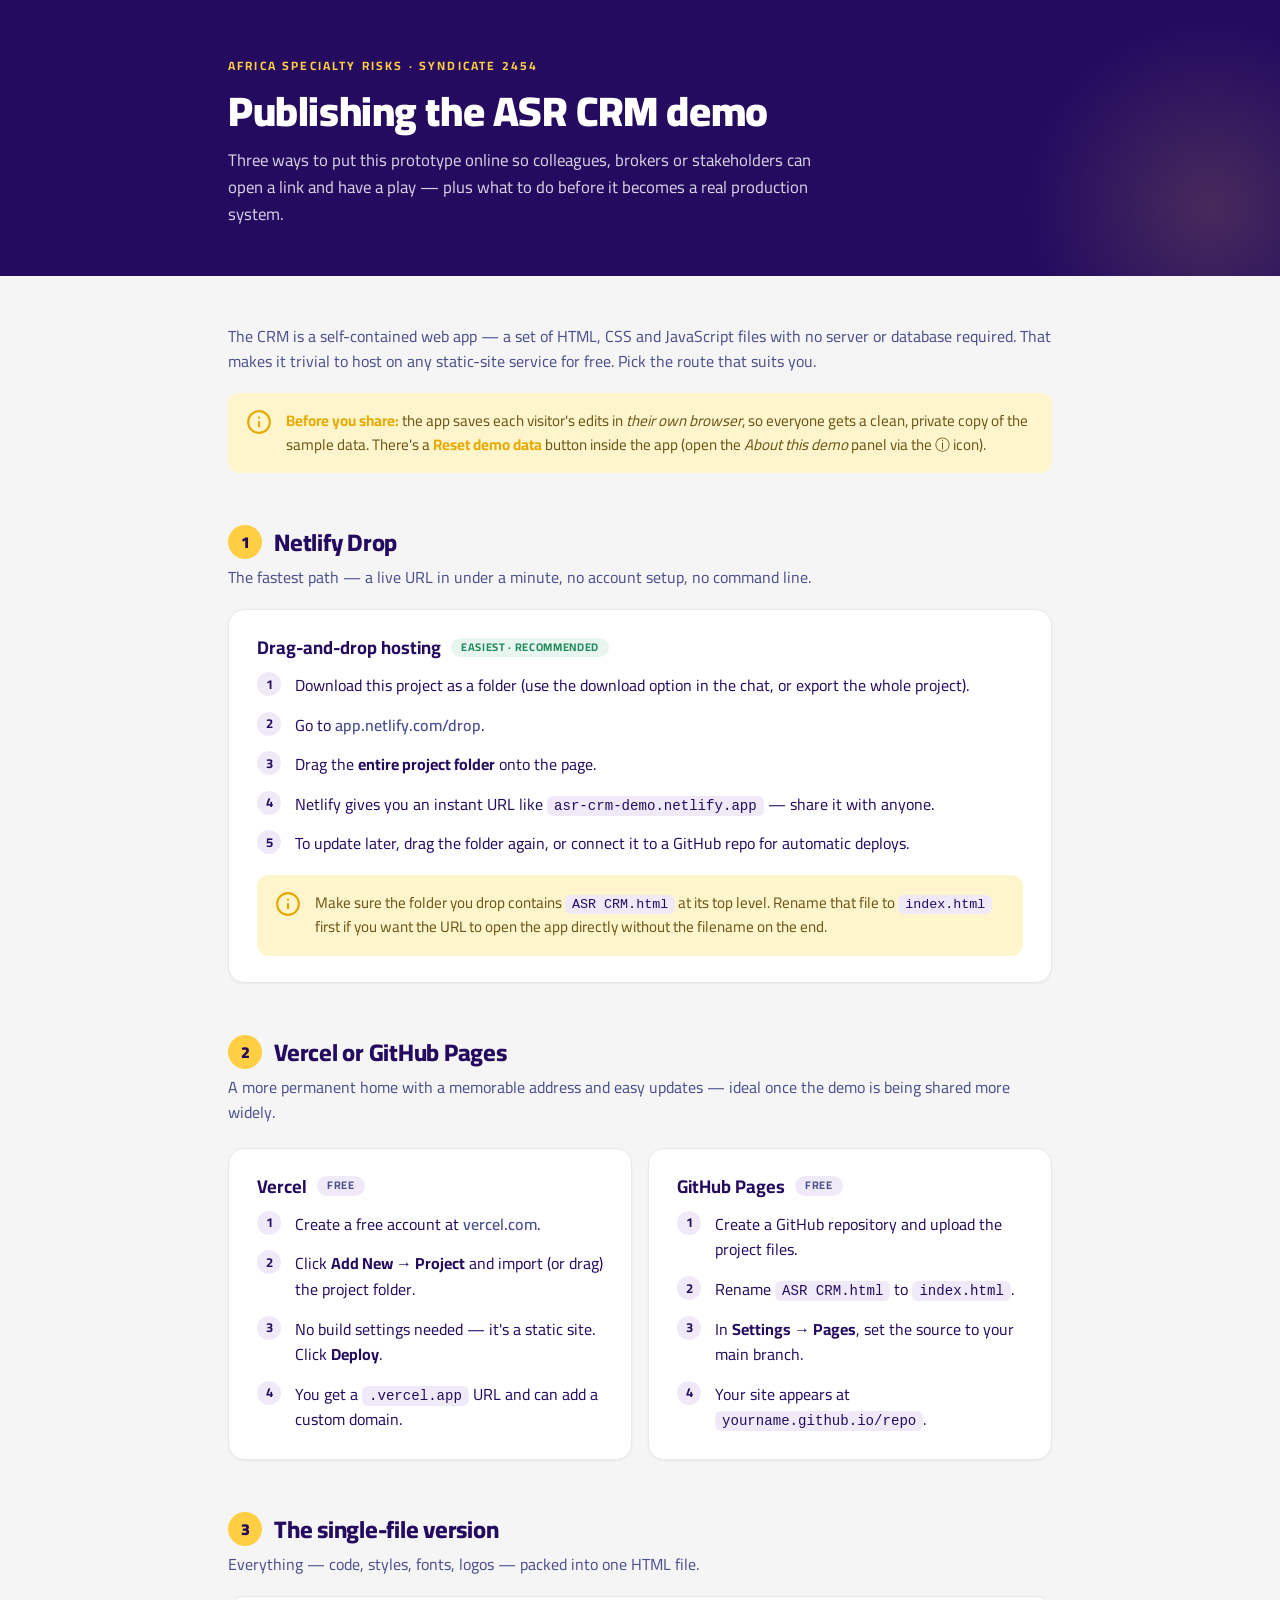
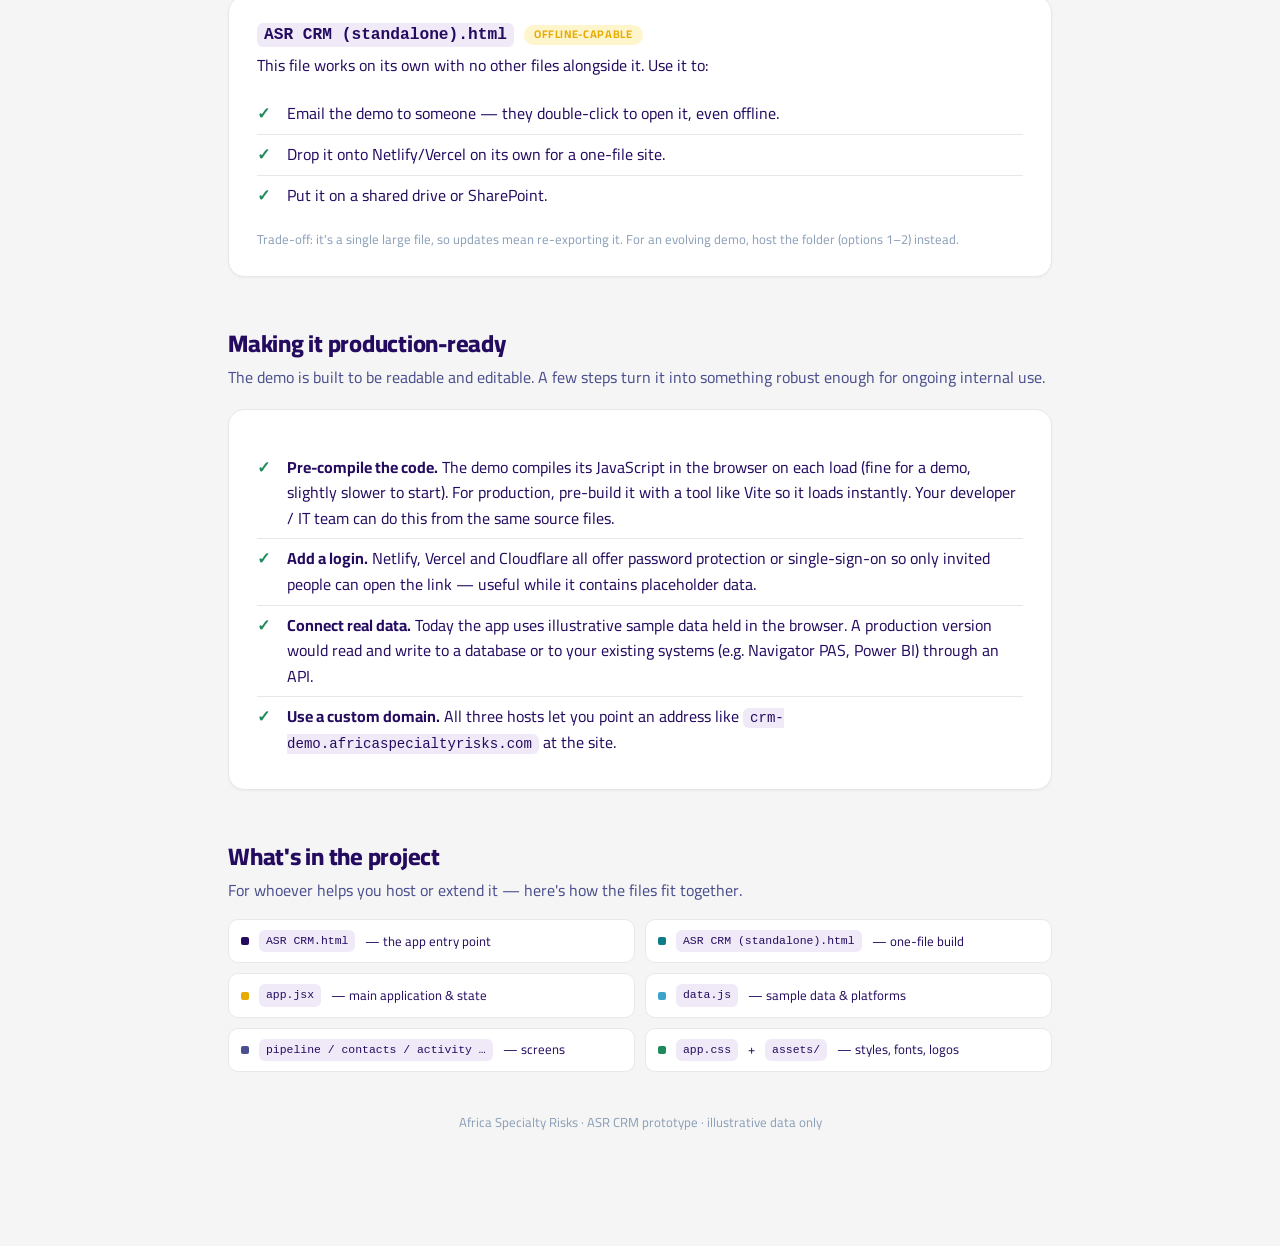
<file: Publish & Share.html>
<!DOCTYPE html>
<html lang="en">
<head>
  <meta charset="UTF-8" />
  <meta name="viewport" content="width=device-width, initial-scale=1.0" />
  <title>ASR CRM — Publish &amp; Share</title>
  <link rel="stylesheet" href="assets/colors_and_type.css" />
  <style>
    * { box-sizing: border-box; }
    html, body { margin: 0; }
    body {
      background: var(--asr-off-white, #F7F6FB);
      color: var(--fg-primary, #1a1430);
      font-family: var(--font-body, 'Barlow', sans-serif);
      line-height: 1.6;
      -webkit-font-smoothing: antialiased;
    }
    .wrap { max-width: 880px; margin: 0 auto; padding: 0 28px 100px; }

    /* hero */
    .hero { background: var(--asr-navy); color: #fff; margin-bottom: 48px; position: relative; overflow: hidden; }
    .hero::after { content: ''; position: absolute; right: -120px; bottom: -120px; width: 380px; height: 380px; background: radial-gradient(circle, rgba(255,206,66,.16), transparent 68%); }
    .hero-inner { max-width: 880px; margin: 0 auto; padding: 56px 28px 48px; position: relative; z-index: 1; }
    .eyebrow { font-size: 12px; letter-spacing: .18em; text-transform: uppercase; color: var(--asr-gold); font-weight: 700; }
    .hero h1 { font-family: var(--font-display, 'Cairo', sans-serif); color: #fff; font-weight: 900; font-size: 2.6rem; line-height: 1.1; margin: 14px 0 12px; letter-spacing: -.01em; }
    .hero p { font-size: 1.05rem; color: rgba(255,255,255,.82); max-width: 620px; margin: 0; }

    h2 { font-family: var(--font-display, 'Cairo', sans-serif); font-weight: 800; color: var(--asr-navy); font-size: 1.5rem; margin: 52px 0 6px; letter-spacing: -.01em; }
    h2 .num { display: inline-grid; place-items: center; width: 34px; height: 34px; border-radius: 50%; background: var(--asr-gold); color: var(--asr-navy); font-size: 1rem; font-weight: 900; margin-right: 12px; vertical-align: 3px; }
    .lead { color: var(--fg-secondary, #4b4564); margin: 0 0 4px; }

    .card { background: #fff; border: 1px solid var(--border-subtle, #ECE9F3); border-radius: 16px; padding: 26px 28px; box-shadow: 0 1px 2px rgba(36,11,96,.05); margin-top: 18px; }
    .card h3 { margin: 0 0 4px; color: var(--asr-navy); font-size: 1.15rem; font-weight: 700; display: flex; align-items: center; gap: 10px; }
    .pill { font-size: 11px; font-weight: 700; text-transform: uppercase; letter-spacing: .06em; padding: 3px 10px; border-radius: 999px; }
    .pill.best { background: #E8F6EF; color: #1F8A5B; }
    .pill.dev { background: var(--asr-navy-10); color: var(--asr-purple-mid); }
    .pill.alt { background: var(--asr-gold-pale); color: var(--asr-gold-dark); }

    ol.steps { margin: 14px 0 0; padding: 0; counter-reset: s; list-style: none; }
    ol.steps li { position: relative; padding: 0 0 14px 38px; }
    ol.steps li::before { counter-increment: s; content: counter(s); position: absolute; left: 0; top: -1px; width: 24px; height: 24px; border-radius: 50%; background: var(--asr-navy-10); color: var(--asr-navy); font-size: 13px; font-weight: 700; display: grid; place-items: center; }
    ol.steps li:last-child { padding-bottom: 0; }

    a { color: var(--asr-purple-mid); font-weight: 600; }
    code { font-family: var(--font-mono, 'SFMono-Regular', monospace); background: var(--asr-navy-10); color: var(--asr-navy); padding: 2px 7px; border-radius: 6px; font-size: .88em; }
    pre { background: #1c0a4d; color: #f4f0ff; padding: 16px 18px; border-radius: 12px; overflow-x: auto; font-family: var(--font-mono, monospace); font-size: 13px; line-height: 1.7; }
    pre .c { color: #b69cf0; }

    .note { display: flex; gap: 14px; background: var(--asr-gold-pale); border-radius: 12px; padding: 16px 18px; margin-top: 18px; }
    .note .ic { flex: none; width: 26px; height: 26px; }
    .note strong { color: var(--asr-gold-dark); }
    .note p { margin: 0; font-size: .95rem; color: #6b5413; }

    .files { display: grid; grid-template-columns: 1fr 1fr; gap: 10px; margin-top: 16px; }
    .file { display: flex; align-items: center; gap: 10px; font-size: 13px; background: #fff; border: 1px solid var(--border-subtle, #ECE9F3); border-radius: 10px; padding: 10px 12px; }
    .file .dot { width: 8px; height: 8px; border-radius: 2px; flex: none; }
    .muted { color: var(--fg-muted, #8a83a3); }
    .grid2 { display: grid; grid-template-columns: 1fr 1fr; gap: 16px; }
    @media (max-width: 640px) { .grid2, .files { grid-template-columns: 1fr; } .hero h1 { font-size: 2rem; } }
    .checklist { list-style: none; padding: 0; margin: 12px 0 0; }
    .checklist li { padding: 7px 0 7px 30px; position: relative; border-bottom: 1px solid var(--border-subtle, #ECE9F3); }
    .checklist li:last-child { border-bottom: none; }
    .checklist li::before { content: '✓'; position: absolute; left: 0; top: 7px; color: #1F8A5B; font-weight: 800; }
  </style>
</head>
<body>
  <div class="hero">
    <div class="hero-inner">
      <div class="eyebrow">Africa Specialty Risks · Syndicate 2454</div>
      <h1>Publishing the ASR CRM demo</h1>
      <p>Three ways to put this prototype online so colleagues, brokers or stakeholders can open a link and have a play — plus what to do before it becomes a real production system.</p>
    </div>
  </div>

  <div class="wrap">

    <p class="lead">The CRM is a self-contained web app — a set of HTML, CSS and JavaScript files with no server or database required. That makes it trivial to host on any static-site service for free. Pick the route that suits you.</p>

    <div class="note">
      <svg class="ic" viewBox="0 0 24 24" fill="none" stroke="#E6AA00" stroke-width="2" stroke-linecap="round" stroke-linejoin="round"><circle cx="12" cy="12" r="10"/><path d="M12 16v-4M12 8h.01"/></svg>
      <p><strong>Before you share:</strong> the app saves each visitor's edits in <em>their own browser</em>, so everyone gets a clean, private copy of the sample data. There's a <strong>Reset demo data</strong> button inside the app (open the <em>About this demo</em> panel via the&nbsp;ⓘ icon).</p>
    </div>

    <h2><span class="num">1</span>Netlify Drop</h2>
    <p class="lead">The fastest path — a live URL in under a minute, no account setup, no command line.</p>
    <div class="card">
      <h3>Drag-and-drop hosting <span class="pill best">Easiest · recommended</span></h3>
      <ol class="steps">
        <li>Download this project as a folder (use the download option in the chat, or export the whole project).</li>
        <li>Go to <a href="https://app.netlify.com/drop" target="_blank">app.netlify.com/drop</a>.</li>
        <li>Drag the <strong>entire project folder</strong> onto the page.</li>
        <li>Netlify gives you an instant URL like <code>asr-crm-demo.netlify.app</code> — share it with anyone.</li>
        <li>To update later, drag the folder again, or connect it to a GitHub repo for automatic deploys.</li>
      </ol>
      <div class="note">
        <svg class="ic" viewBox="0 0 24 24" fill="none" stroke="#E6AA00" stroke-width="2" stroke-linecap="round" stroke-linejoin="round"><path d="M12 22a10 10 0 1 0 0-20 10 10 0 0 0 0 20zM12 16v-4M12 8h.01"/></svg>
        <p>Make sure the folder you drop contains <code>ASR CRM.html</code> at its top level. Rename that file to <code>index.html</code> first if you want the URL to open the app directly without the filename on the end.</p>
      </div>
    </div>

    <h2><span class="num">2</span>Vercel or GitHub Pages</h2>
    <p class="lead">A more permanent home with a memorable address and easy updates — ideal once the demo is being shared more widely.</p>
    <div class="grid2">
      <div class="card">
        <h3>Vercel <span class="pill dev">Free</span></h3>
        <ol class="steps">
          <li>Create a free account at <a href="https://vercel.com" target="_blank">vercel.com</a>.</li>
          <li>Click <strong>Add New → Project</strong> and import (or drag) the project folder.</li>
          <li>No build settings needed — it's a static site. Click <strong>Deploy</strong>.</li>
          <li>You get a <code>.vercel.app</code> URL and can add a custom domain.</li>
        </ol>
      </div>
      <div class="card">
        <h3>GitHub Pages <span class="pill dev">Free</span></h3>
        <ol class="steps">
          <li>Create a GitHub repository and upload the project files.</li>
          <li>Rename <code>ASR CRM.html</code> to <code>index.html</code>.</li>
          <li>In <strong>Settings → Pages</strong>, set the source to your main branch.</li>
          <li>Your site appears at <code>yourname.github.io/repo</code>.</li>
        </ol>
      </div>
    </div>

    <h2><span class="num">3</span>The single-file version</h2>
    <p class="lead">Everything — code, styles, fonts, logos — packed into one HTML file.</p>
    <div class="card">
      <h3><code>ASR CRM (standalone).html</code> <span class="pill alt">Offline-capable</span></h3>
      <p style="margin-top:6px">This file works on its own with no other files alongside it. Use it to:</p>
      <ul class="checklist">
        <li>Email the demo to someone — they double-click to open it, even offline.</li>
        <li>Drop it onto Netlify/Vercel on its own for a one-file site.</li>
        <li>Put it on a shared drive or SharePoint.</li>
      </ul>
      <p class="muted" style="margin:14px 0 0; font-size:13px">Trade-off: it's a single large file, so updates mean re-exporting it. For an evolving demo, host the folder (options 1–2) instead.</p>
    </div>

    <h2>Making it production-ready</h2>
    <p class="lead">The demo is built to be readable and editable. A few steps turn it into something robust enough for ongoing internal use.</p>
    <div class="card">
      <ul class="checklist">
        <li><strong>Pre-compile the code.</strong> The demo compiles its JavaScript in the browser on each load (fine for a demo, slightly slower to start). For production, pre-build it with a tool like Vite so it loads instantly. Your developer / IT team can do this from the same source files.</li>
        <li><strong>Add a login.</strong> Netlify, Vercel and Cloudflare all offer password protection or single-sign-on so only invited people can open the link — useful while it contains placeholder data.</li>
        <li><strong>Connect real data.</strong> Today the app uses illustrative sample data held in the browser. A production version would read and write to a database or to your existing systems (e.g. Navigator PAS, Power BI) through an API.</li>
        <li><strong>Use a custom domain.</strong> All three hosts let you point an address like <code>crm-demo.africaspecialtyrisks.com</code> at the site.</li>
      </ul>
    </div>

    <h2>What's in the project</h2>
    <p class="lead">For whoever helps you host or extend it — here's how the files fit together.</p>
    <div class="files">
      <div class="file"><span class="dot" style="background:#240B60"></span><code>ASR CRM.html</code> — the app entry point</div>
      <div class="file"><span class="dot" style="background:#0E7C86"></span><code>ASR CRM (standalone).html</code> — one-file build</div>
      <div class="file"><span class="dot" style="background:#E6AA00"></span><code>app.jsx</code> — main application &amp; state</div>
      <div class="file"><span class="dot" style="background:#3BA4C8"></span><code>data.js</code> — sample data &amp; platforms</div>
      <div class="file"><span class="dot" style="background:#4A4F8D"></span><code>pipeline / contacts / activity …</code> — screens</div>
      <div class="file"><span class="dot" style="background:#1F8A5B"></span><code>app.css</code> + <code>assets/</code> — styles, fonts, logos</div>
    </div>

    <p class="muted" style="margin-top:40px; font-size:13px; text-align:center">Africa Specialty Risks · ASR CRM prototype · illustrative data only</p>
  </div>
</body>
</html>
</file>
<file: assets/colors_and_type.css>
/*
 * Africa Specialty Risks (ASR) — Design System
 * Colors & Typography CSS Variables
 * Source: ASR Powerpoint V2 Feb 2025
 */

/* ============================================================
   GOOGLE FONTS IMPORT
   NOTE: Helvetica Light is a licensed font. Cairo (Google Fonts)
   is used as the primary substitute. Helvetica/Arial as fallback.
   ============================================================ */
@import url('https://fonts.googleapis.com/css2?family=Cairo:wght@300;400;600;700;900&family=Barlow:wght@300;400;500;600;700&display=swap');

:root {

  /* ============================================================
     BRAND COLORS — Core Palette
     ============================================================ */

  /* Primary — Deep Navy Indigo */
  --asr-navy:         #240B60;
  --asr-navy-80:      #4F3580;
  --asr-navy-60:      #7A60A0;
  --asr-navy-40:      #A48BBF;
  --asr-navy-20:      #CFB5DF;
  --asr-navy-10:      #F0EAF8;

  /* Gold / Amber — Brand Accent */
  --asr-gold:         #FFCE42;
  --asr-gold-dark:    #E6AA00;
  --asr-gold-light:   #FFE28A;
  --asr-gold-pale:    #FFF5CC;

  /* Secondary Purple-Blue Scale */
  --asr-purple-mid:   #4A4F8D;
  --asr-blue-muted:   #8B9FB7;
  --asr-blue-light:   #ABC0CC;
  --asr-blue-pale:    #CDDDE1;

  /* Sky Blue (background texture) */
  --asr-sky:          #3BA4C8;
  --asr-sky-light:    #7DC4DC;
  --asr-sky-pale:     #D0EEF7;

  /* Neutrals */
  --asr-white:        #FFFFFF;
  --asr-off-white:    #F5F5F5;
  --asr-grey-100:     #E8E8E8;
  --asr-grey-200:     #C8C8C8;
  --asr-grey-400:     #8A8A8A;
  --asr-grey-600:     #555555;
  --asr-grey-800:     #2A2A2A;
  --asr-black:        #000000;

  /* ============================================================
     SEMANTIC COLOR TOKENS
     ============================================================ */

  /* Backgrounds */
  --bg-primary:        var(--asr-white);
  --bg-dark:           var(--asr-navy);
  --bg-subtle:         var(--asr-navy-10);
  --bg-muted:          var(--asr-blue-pale);
  --bg-accent:         var(--asr-gold);
  --bg-sky:            var(--asr-sky);

  /* Foreground / Text */
  --fg-primary:        var(--asr-navy);
  --fg-secondary:      var(--asr-purple-mid);
  --fg-muted:          var(--asr-blue-muted);
  --fg-on-dark:        var(--asr-white);
  --fg-on-gold:        var(--asr-navy);
  --fg-accent:         var(--asr-gold);

  /* Borders */
  --border-default:    var(--asr-grey-200);
  --border-subtle:     var(--asr-grey-100);
  --border-brand:      var(--asr-navy);
  --border-accent:     var(--asr-gold);

  /* ============================================================
     TYPOGRAPHY — Font Families
     NOTE: Helvetica Light substituted with Cairo (Google Fonts).
     Please provide Helvetica Neue LT Pro files for exact match.
     ============================================================ */

  --font-display:      'Cairo', 'Helvetica Neue', Helvetica, Arial, sans-serif;
  --font-body:         'Cairo', 'Helvetica Neue', Helvetica, Arial, sans-serif;
  --font-mono:         'Courier New', Courier, monospace;

  /* Font Weights */
  --fw-light:          300;
  --fw-regular:        400;
  --fw-semibold:       600;
  --fw-bold:           700;
  --fw-black:          900;

  /* ============================================================
     TYPE SCALE — Slide/Document context (1920×1080 base)
     ============================================================ */

  /* Display — Hero headlines on title slides */
  --type-display-xl:   clamp(3rem, 5vw, 5rem);
  --type-display-lg:   clamp(2.25rem, 3.5vw, 3.5rem);
  --type-display-md:   clamp(1.75rem, 2.5vw, 2.5rem);

  /* Headings */
  --type-h1:           clamp(1.5rem, 2vw, 2rem);
  --type-h2:           clamp(1.25rem, 1.6vw, 1.6rem);
  --type-h3:           clamp(1.1rem, 1.25vw, 1.25rem);

  /* Body */
  --type-body-lg:      1.125rem;
  --type-body:         1rem;
  --type-body-sm:      0.875rem;
  --type-caption:      0.75rem;
  --type-label:        0.6875rem;

  /* Line Heights */
  --lh-tight:          1.1;
  --lh-heading:        1.25;
  --lh-body:           1.6;
  --lh-loose:          1.8;

  /* Letter Spacing */
  --ls-tight:          -0.02em;
  --ls-normal:         0em;
  --ls-wide:           0.05em;
  --ls-caps:           0.12em;

  /* ============================================================
     SPACING SCALE
     ============================================================ */

  --space-1:    4px;
  --space-2:    8px;
  --space-3:    12px;
  --space-4:    16px;
  --space-5:    20px;
  --space-6:    24px;
  --space-8:    32px;
  --space-10:   40px;
  --space-12:   48px;
  --space-16:   64px;
  --space-20:   80px;
  --space-24:   96px;
  --space-32:   128px;

  /* ============================================================
     BORDER RADIUS
     ============================================================ */

  --radius-sm:   4px;
  --radius-md:   8px;
  --radius-lg:   16px;
  --radius-xl:   24px;
  --radius-full: 9999px;

  /* ============================================================
     SHADOWS
     ============================================================ */

  --shadow-sm:   0 1px 3px rgba(36, 11, 96, 0.10);
  --shadow-md:   0 4px 16px rgba(36, 11, 96, 0.12);
  --shadow-lg:   0 8px 32px rgba(36, 11, 96, 0.16);
  --shadow-xl:   0 16px 48px rgba(36, 11, 96, 0.20);
}

/* ============================================================
   SEMANTIC ELEMENT DEFAULTS
   ============================================================ */

body {
  font-family: var(--font-body);
  font-size: var(--type-body);
  line-height: var(--lh-body);
  color: var(--fg-primary);
  background: var(--bg-primary);
  -webkit-font-smoothing: antialiased;
}

h1 {
  font-family: var(--font-display);
  font-size: var(--type-h1);
  font-weight: var(--fw-bold);
  line-height: var(--lh-heading);
  letter-spacing: var(--ls-tight);
  color: var(--fg-primary);
}

h2 {
  font-family: var(--font-display);
  font-size: var(--type-h2);
  font-weight: var(--fw-semibold);
  line-height: var(--lh-heading);
  color: var(--fg-primary);
}

h3 {
  font-family: var(--font-display);
  font-size: var(--type-h3);
  font-weight: var(--fw-semibold);
  line-height: var(--lh-heading);
  color: var(--fg-secondary);
}

p {
  font-size: var(--type-body);
  line-height: var(--lh-body);
  color: var(--fg-primary);
}

code, pre {
  font-family: var(--font-mono);
  font-size: var(--type-body-sm);
  background: var(--bg-subtle);
  color: var(--fg-primary);
  border-radius: var(--radius-sm);
  padding: 0.1em 0.4em;
}

a {
  color: var(--asr-sky);
  text-decoration: none;
}

a:hover {
  color: var(--asr-purple-mid);
  text-decoration: underline;
}
</file>
